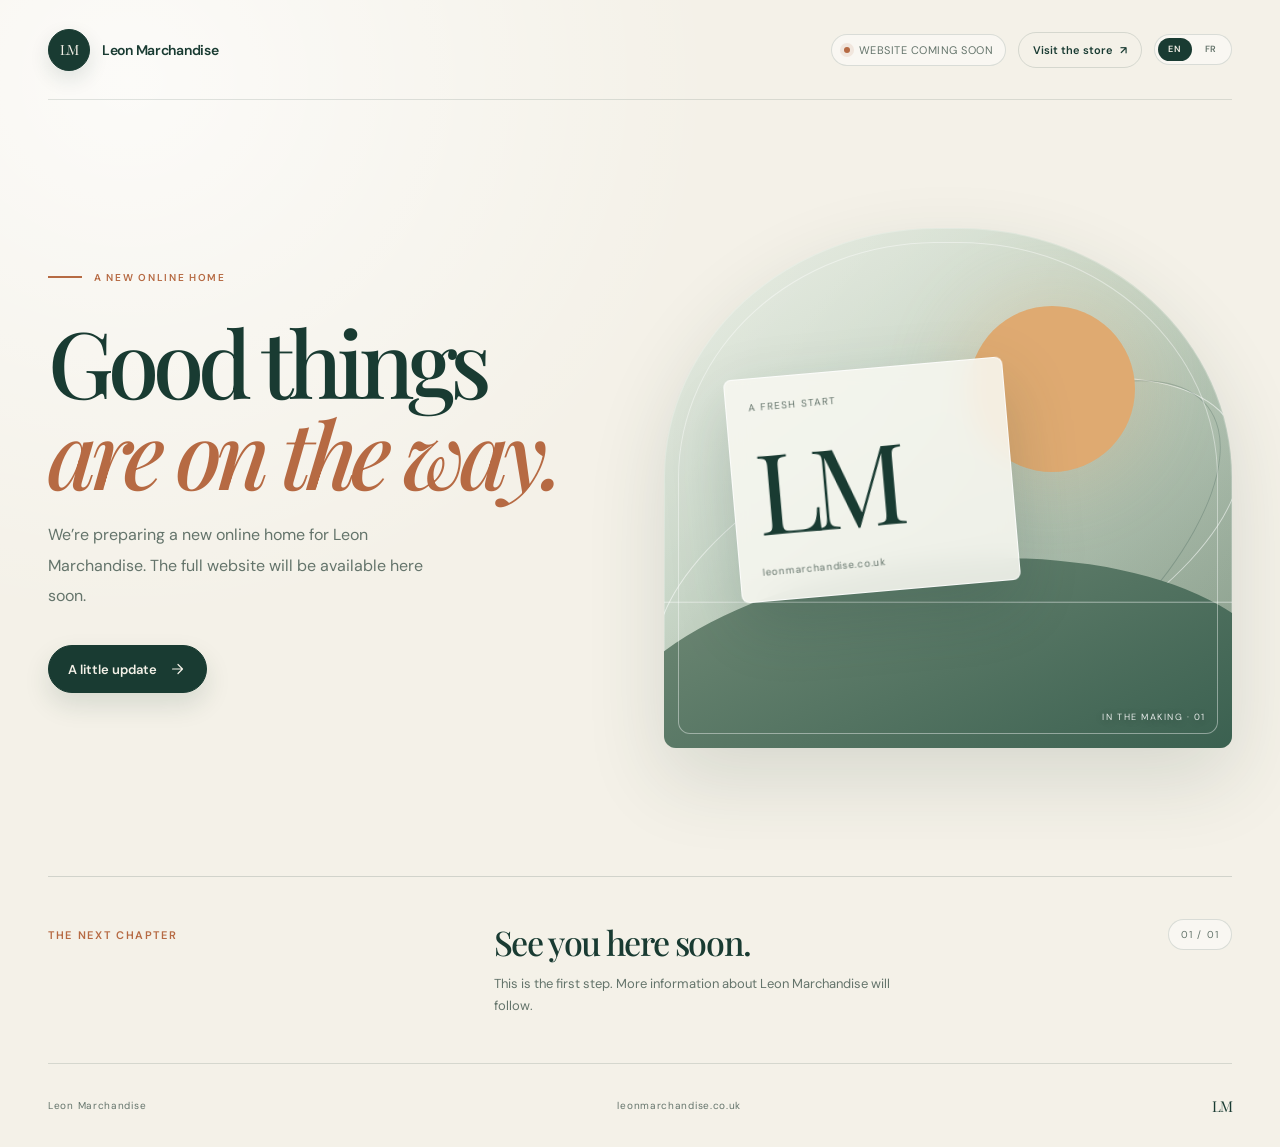
<file: public/index.html>
<!doctype html>
<html lang="en">
  <head>
    <meta charset="utf-8" />
    <meta name="viewport" content="width=device-width, initial-scale=1" />
    <meta name="theme-color" content="#f4f1e8" />
    <meta name="description" content="A new online home for Leon Marchandise is coming soon." />
    <link rel="canonical" href="https://leonmarchandise.co.uk/" />
    <meta property="og:type" content="website" />
    <meta property="og:title" content="Leon Marchandise — Coming Soon" />
    <meta property="og:description" content="A new online home for Leon Marchandise is coming soon." />
    <meta property="og:url" content="https://leonmarchandise.co.uk/" />
    <meta name="twitter:card" content="summary" />
    <link rel="icon" href="favicon.svg" type="image/svg+xml" />
    <link rel="stylesheet" href="styles.css" />
    <script src="site.js" defer></script>
    <title>Leon Marchandise — Coming Soon</title>
  </head>
  <body>
    <a class="skip-link" href="#main" data-i18n="skipLink">Skip to content</a>

    <header class="site-header">
      <a class="brand" href="#top" aria-label="Leon Marchandise home" data-i18n-aria="homeAria">
        <span class="brand-mark" aria-hidden="true">LM</span>
        <span class="brand-name">Leon Marchandise</span>
      </a>
      <div class="header-tools">
        <span class="status"><span class="status-dot" aria-hidden="true"></span><span data-i18n="status">Website coming soon</span></span>
        <a class="store-link" href="/store/"><span data-i18n="storeLink">Visit the store</span><span aria-hidden="true">↗</span></a>
        <nav class="language-switcher" aria-label="Choose language" data-i18n-aria="languagePicker">
          <button class="language-button is-active" type="button" data-language="en" data-i18n-aria="languageEnglish" aria-pressed="true">EN</button>
          <button class="language-button" type="button" data-language="fr" data-i18n-aria="languageFrench" aria-pressed="false">FR</button>
        </nav>
      </div>
    </header>

    <main id="main">
      <section class="hero" id="top" aria-labelledby="hero-title">
        <div class="hero-copy">
          <p class="eyebrow"><span class="eyebrow-line" aria-hidden="true"></span><span data-i18n="eyebrow">A new online home</span></p>
          <h1 id="hero-title"><span data-i18n="titleFirst">Good things</span><br /><em data-i18n="titleSecond">are on the way.</em></h1>
          <p class="hero-description" data-i18n="heroDescription">
            We’re preparing a new online home for Leon Marchandise. The full website will be available here soon.
          </p>
          <a class="text-link" href="#note">
            <span data-i18n="updateLink">A little update</span>
            <svg viewBox="0 0 20 20" aria-hidden="true"><path d="M4 10h11M10 5l5 5-5 5" /></svg>
          </a>
        </div>

        <div class="hero-art" role="img" aria-label="Abstract green and amber artwork with the initials LM" data-i18n-aria="artDescription">
          <div class="art-orbit art-orbit-one"></div>
          <div class="art-orbit art-orbit-two"></div>
          <div class="art-sun"></div>
          <div class="art-horizon"></div>
          <div class="art-card">
            <span class="art-card-label" data-i18n="artCardLabel">A fresh start</span>
            <span class="art-card-monogram" aria-hidden="true">LM</span>
            <span class="art-card-domain">leonmarchandise.co.uk</span>
          </div>
          <span class="art-caption"><span data-i18n="artCaption">IN THE MAKING</span> <span aria-hidden="true">·</span> 01</span>
        </div>
      </section>

      <section class="note" id="note" aria-labelledby="note-title">
        <p class="note-label" data-i18n="noteLabel">THE NEXT CHAPTER</p>
        <div class="note-content">
          <h2 id="note-title" data-i18n="noteTitle">See you here soon.</h2>
          <p data-i18n="noteText">This is the first step. More information about Leon Marchandise will follow.</p>
        </div>
        <span class="note-index" aria-hidden="true">01 / 01</span>
      </section>
    </main>

    <footer class="site-footer">
      <span>Leon Marchandise</span>
      <span>leonmarchandise.co.uk</span>
      <span class="footer-mark" aria-hidden="true">LM</span>
    </footer>
  </body>
</html>
</file>
<file: public/styles.css>
@import url('https://fonts.googleapis.com/css2?family=DM+Sans:wght@400;500;600;700&family=Playfair+Display:ital,wght@0,500;0,600;1,500;1,600&display=swap');

:root {
  color-scheme: light;
  --paper: #f5f3ec;
  --ink: #173b35;
  --muted: #68746b;
  --line: rgba(23, 59, 53, 0.16);
  --accent: #bd6c42;
  --sans: 'DM Sans', 'Helvetica Neue', sans-serif;
  --serif: 'Playfair Display', Georgia, serif;
}

* { box-sizing: border-box; }
html { scroll-behavior: smooth; }
body {
  margin: 0;
  background: var(--paper);
  color: var(--ink);
  font-family: var(--sans);
  -webkit-font-smoothing: antialiased;
}

a { color: inherit; }
.skip-link {
  position: absolute;
  z-index: 5;
  top: 0.75rem;
  left: 0.75rem;
  padding: 0.75rem 1rem;
  transform: translateY(-160%);
  border-radius: 0.4rem;
  background: var(--ink);
  color: #fff;
}
.skip-link:focus { transform: translateY(0); }

.site-header,
.site-footer {
  width: min(1320px, calc(100% - 96px));
  margin-inline: auto;
  display: flex;
  align-items: center;
  justify-content: space-between;
}
.site-header {
  min-height: 96px;
  border-bottom: 1px solid var(--line);
}
.brand {
  display: inline-flex;
  align-items: center;
  gap: 12px;
  text-decoration: none;
}
.brand-mark {
  width: 38px;
  height: 38px;
  display: grid;
  place-items: center;
  border: 1px solid var(--ink);
  border-radius: 50%;
  font-family: var(--serif);
  font-size: 13px;
  letter-spacing: -0.08em;
}
.brand-name { font-size: 14px; font-weight: 600; letter-spacing: -0.02em; }
.status {
  display: inline-flex;
  align-items: center;
  gap: 9px;
  color: var(--muted);
  font-size: 11px;
  letter-spacing: 0.06em;
  text-transform: uppercase;
}
.status-dot {
  width: 7px;
  height: 7px;
  border-radius: 50%;
  background: var(--accent);
  box-shadow: 0 0 0 4px rgba(189, 108, 66, 0.12);
}
.header-tools {
  display: flex;
  align-items: center;
  gap: 18px;
}
.store-link {
  display: inline-flex;
  align-items: center;
  gap: 7px;
  color: var(--ink);
  font-size: 11px;
  font-weight: 600;
  text-decoration: none;
  white-space: nowrap;
}
.store-link:hover { color: var(--accent); }
.store-link:focus-visible { outline: 2px solid var(--accent); outline-offset: 4px; }
.language-switcher {
  display: inline-flex;
  align-items: center;
  gap: 2px;
  padding: 3px;
  border: 1px solid var(--line);
  border-radius: 999px;
}
.language-button {
  min-width: 34px;
  padding: 7px 8px;
  border: 0;
  border-radius: 999px;
  background: transparent;
  color: var(--muted);
  font: 600 9px/1 var(--sans);
  letter-spacing: 0.06em;
  cursor: pointer;
}
.language-button.is-active {
  background: var(--ink);
  color: var(--paper);
}
.language-button:focus-visible {
  outline: 2px solid var(--accent);
  outline-offset: 2px;
}

.hero {
  width: min(1320px, calc(100% - 96px));
  min-height: min(720px, calc(100svh - 97px));
  margin-inline: auto;
  padding-block: clamp(70px, 10vw, 132px);
  display: grid;
  grid-template-columns: minmax(0, 0.95fr) minmax(390px, 1.05fr);
  align-items: center;
  gap: clamp(48px, 8vw, 120px);
}
.hero-copy { max-width: 560px; padding-bottom: 12px; }
.eyebrow,
.note-label {
  margin: 0;
  color: var(--muted);
  font-size: 11px;
  font-weight: 600;
  letter-spacing: 0.15em;
  text-transform: uppercase;
}
.eyebrow { display: flex; align-items: center; gap: 12px; }
.eyebrow-line { width: 28px; height: 1px; background: var(--accent); }
h1 {
  margin: 31px 0 23px;
  font-family: var(--serif);
  font-size: clamp(54px, 7.4vw, 100px);
  font-weight: 500;
  letter-spacing: -0.065em;
  line-height: 0.99;
}
h1 em { color: var(--accent); font-weight: 500; }
.hero-description {
  max-width: 395px;
  margin: 0;
  color: var(--muted);
  font-size: 16px;
  line-height: 1.8;
}
.text-link {
  width: fit-content;
  margin-top: 34px;
  display: inline-flex;
  align-items: center;
  gap: 12px;
  padding-bottom: 8px;
  border-bottom: 1px solid var(--ink);
  font-size: 13px;
  font-weight: 600;
  text-decoration: none;
  transition: gap 180ms ease, color 180ms ease;
}
.text-link:hover { gap: 18px; color: var(--accent); border-color: var(--accent); }
.text-link svg { width: 18px; height: 18px; fill: none; stroke: currentColor; stroke-linecap: round; stroke-linejoin: round; stroke-width: 1.35; }
.text-link:focus-visible,
.brand:focus-visible { outline: 2px solid var(--accent); outline-offset: 5px; }

.hero-art {
  position: relative;
  min-height: 490px;
  overflow: hidden;
  isolation: isolate;
  border-radius: 48% 48% 10px 10px;
  background: linear-gradient(150deg, #dce5d8 0%, #c5d4c4 43%, #9eaf9e 100%);
}
.hero-art::before {
  position: absolute;
  z-index: -1;
  inset: 0;
  background: linear-gradient(135deg, rgba(255,255,255,0.36), transparent 48%, rgba(20,50,42,0.13));
  content: '';
}
.art-sun {
  position: absolute;
  top: 15%;
  right: 17%;
  width: clamp(90px, 13vw, 166px);
  aspect-ratio: 1;
  border-radius: 50%;
  background: #dfaa71;
  box-shadow: 0 0 70px 18px rgba(223, 170, 113, 0.2);
}
.art-orbit {
  position: absolute;
  width: 110%;
  height: 54%;
  left: -5%;
  border: 1px solid rgba(255,255,255,0.55);
  border-radius: 50%;
  transform: rotate(-23deg);
}
.art-orbit-one { top: 36%; }
.art-orbit-two { top: 45%; left: 2%; width: 105%; height: 49%; border-color: rgba(23,59,53,0.2); transform: rotate(-38deg); }
.art-horizon {
  position: absolute;
  right: -10%;
  bottom: -28%;
  left: -12%;
  height: 64%;
  border-radius: 50% 50% 0 0;
  background: linear-gradient(160deg, #718a76, #365d4d 83%);
  transform: rotate(-6deg);
}
.art-horizon::after {
  position: absolute;
  inset: 12% -4% auto;
  height: 1px;
  background: rgba(255,255,255,0.48);
  content: '';
  transform: rotate(6deg);
}
.art-card {
  position: absolute;
  z-index: 1;
  top: 27%;
  left: 12%;
  width: min(280px, 64%);
  min-height: 224px;
  padding: 22px;
  display: flex;
  flex-direction: column;
  justify-content: space-between;
  border: 1px solid rgba(255,255,255,0.62);
  border-radius: 8px;
  background: rgba(247, 246, 239, 0.86);
  box-shadow: 0 22px 60px rgba(23,59,53,0.14);
  backdrop-filter: blur(12px);
  transform: rotate(-5deg);
}
.art-card-label,
.art-card-domain { color: var(--muted); font-size: 10px; letter-spacing: 0.12em; text-transform: uppercase; }
.art-card-monogram { color: var(--ink); font-family: var(--serif); font-size: clamp(70px, 10vw, 112px); letter-spacing: -0.1em; line-height: 0.95; }
.art-card-domain { letter-spacing: 0.07em; text-transform: none; }
.art-caption {
  position: absolute;
  right: 26px;
  bottom: 25px;
  color: rgba(255,255,255,0.88);
  font-size: 9px;
  letter-spacing: 0.17em;
}

.note {
  width: min(1320px, calc(100% - 96px));
  margin-inline: auto;
  padding: 35px 0 39px;
  display: grid;
  grid-template-columns: 1fr 1.55fr auto;
  align-items: start;
  gap: 30px;
  border-top: 1px solid var(--line);
}
.note-label { padding-top: 9px; }
.note-content h2 {
  margin: 0 0 8px;
  font-family: var(--serif);
  font-size: clamp(25px, 3vw, 34px);
  font-weight: 500;
  letter-spacing: -0.04em;
}
.note-content p { max-width: 400px; margin: 0; color: var(--muted); font-size: 13px; line-height: 1.7; }
.note-index { padding-top: 8px; color: var(--muted); font-size: 10px; letter-spacing: 0.12em; }
.site-footer {
  min-height: 75px;
  border-top: 1px solid var(--line);
  color: var(--muted);
  font-size: 10px;
  letter-spacing: 0.07em;
}
.footer-mark { color: var(--ink); font-family: var(--serif); font-size: 15px; letter-spacing: -0.08em; }

/* Editorial landing-page refinement */
:root {
  --paper: #f4f1e8;
  --ink: #193b32;
  --muted: #64746b;
  --line: rgba(25, 59, 50, 0.14);
  --accent: #b66a43;
}

body {
  background:
    radial-gradient(ellipse at 10% 7%, rgba(255, 255, 255, 0.72), transparent 36%),
    var(--paper);
}

.site-header {
  min-height: 100px;
  border-bottom-color: rgba(25, 59, 50, 0.13);
}
.brand-mark {
  width: 42px;
  height: 42px;
  border-color: var(--ink);
  background: var(--ink);
  color: var(--paper);
  box-shadow: 0 8px 20px rgba(25, 59, 50, 0.12);
  font-size: 14px;
}
.header-tools { gap: 12px; }
.status {
  padding: 8px 12px;
  border: 1px solid var(--line);
  border-radius: 999px;
  background: rgba(255, 255, 255, 0.42);
  letter-spacing: 0.045em;
}
.status-dot {
  width: 6px;
  height: 6px;
  background: var(--accent);
  box-shadow: 0 0 0 4px rgba(182, 106, 67, 0.12);
}
.store-link {
  padding: 10px 14px;
  border: 1px solid var(--line);
  border-radius: 999px;
  transition: background 180ms ease, color 180ms ease, border-color 180ms ease, transform 180ms ease;
}
.store-link:hover {
  transform: translateY(-1px);
  border-color: var(--ink);
  background: var(--ink);
  color: var(--paper);
}
.language-switcher { background: rgba(255, 255, 255, 0.42); }

.eyebrow {
  color: var(--accent);
  font-size: 10px;
  letter-spacing: 0.17em;
}
.eyebrow-line { width: 34px; height: 2px; }
h1 { font-size: clamp(56px, 7.2vw, 98px); }
.hero-description { line-height: 1.9; }
.text-link {
  padding: 14px 19px;
  border: 1px solid var(--ink);
  border-radius: 999px;
  background: var(--ink);
  color: var(--paper);
  box-shadow: 0 12px 26px rgba(25, 59, 50, 0.13);
  transition: gap 180ms ease, color 180ms ease, background 180ms ease, border-color 180ms ease, transform 180ms ease;
}
.text-link:hover {
  gap: 16px;
  transform: translateY(-2px);
  border-color: var(--accent);
  background: var(--accent);
  color: var(--paper);
}

.hero-art {
  min-height: 520px;
  border-radius: 48% 48% 12px 12px;
  background: linear-gradient(150deg, #e0e6d8 0%, #c3d2c2 44%, #91a591 100%);
  box-shadow: 0 30px 80px rgba(35, 67, 53, 0.14), inset 0 0 0 1px rgba(255, 255, 255, 0.24);
}
.hero-art::after {
  position: absolute;
  z-index: 2;
  inset: 14px;
  border: 1px solid rgba(255, 255, 255, 0.42);
  border-radius: inherit;
  content: "";
  pointer-events: none;
}
.art-card {
  border-color: rgba(255, 255, 255, 0.8);
  background: rgba(248, 247, 241, 0.88);
  box-shadow: 0 26px 68px rgba(23, 59, 53, 0.2);
}
.art-card-monogram { color: var(--ink); }
.art-caption { text-shadow: 0 1px 8px rgba(16, 40, 32, 0.3); }

.note {
  padding-block: 42px 46px;
  border-top-color: rgba(25, 59, 50, 0.16);
}
.note-label { color: var(--accent); }
.note-index {
  padding: 8px 12px;
  border: 1px solid var(--line);
  border-radius: 999px;
  background: rgba(255, 255, 255, 0.42);
}
.site-footer { min-height: 84px; }

@media (max-width: 850px) {
  .site-header, .site-footer, .hero, .note { width: min(100% - 48px, 680px); }
  .hero { min-height: auto; grid-template-columns: 1fr; gap: 52px; padding-block: 72px 64px; }
  .hero-copy { max-width: 610px; }
  .hero-art { min-height: 430px; }
  .art-card { left: 15%; }
  .note { grid-template-columns: 1fr auto; gap: 20px; }
  .note-label { grid-column: 1 / -1; }
  .note-content { grid-column: 1; }
  .note-index { grid-column: 2; grid-row: 2; }
}
@media (max-width: 520px) {
  .site-header, .site-footer, .hero, .note { width: calc(100% - 40px); }
  .site-header { align-items: flex-start; min-height: 76px; flex-wrap: wrap; gap: 12px; padding-block: 12px; }
  .header-tools {
    display: grid;
    flex: 1 0 100%;
    grid-template-columns: minmax(0, 1fr) auto;
    align-items: center;
    column-gap: 8px;
    row-gap: 8px;
  }
  .status { grid-column: 1 / -1; justify-self: start; max-width: 100%; gap: 7px; padding: 7px 10px; font-size: 8px; letter-spacing: 0.045em; }
  .site-footer { flex-wrap: wrap; gap: 12px; padding-block: 14px; }
  .brand-mark { width: 34px; height: 34px; }
  .brand-name { font-size: 12px; }
  .store-link { justify-self: start; gap: 5px; padding: 8px 10px; font-size: 10px; }
  .language-switcher { justify-self: end; }
  .hero { padding-block: 52px 46px; gap: 34px; }
  h1 { margin-top: 25px; font-size: clamp(48px, 12vw, 62px); line-height: 1.02; }
  .hero-description { font-size: 14px; line-height: 1.75; }
  .text-link { margin-top: 26px; padding: 12px 16px; }
  .hero-art { min-height: clamp(310px, 92vw, 370px); border-radius: 47% 47% 8px 8px; }
  .art-card { top: 27%; left: 8%; width: 68%; min-height: 180px; padding: 16px; }
  .art-card-monogram { font-size: clamp(72px, 21vw, 84px); }
  .art-caption { right: 15px; bottom: 16px; font-size: 7.5px; }
  .note { padding-block: 26px 30px; }
  .site-footer { min-height: 66px; font-size: 8px; column-gap: 12px; row-gap: 8px; }
}
@media (prefers-reduced-motion: reduce) {
  html { scroll-behavior: auto; }
  *, *::before, *::after { transition-duration: 0.01ms !important; animation-duration: 0.01ms !important; }
}
</file>
